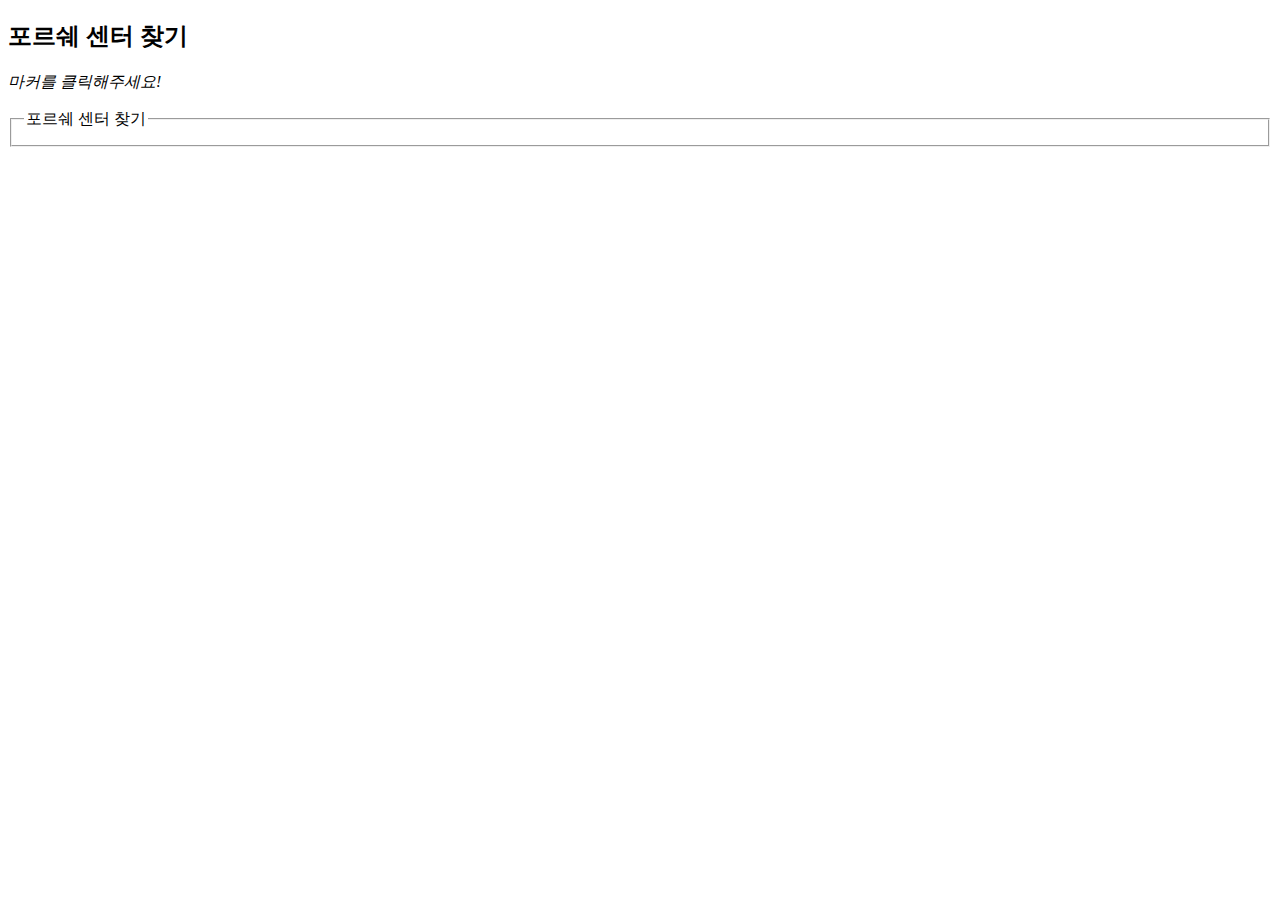
<file: php/sub/dealersarch.html>
<!DOCTYPE html>
<html lang="ko">
<head>
    <meta charset="UTF-8">
    <meta http-equiv="X-UA-Compatible" content="IE=edge">
    <meta name="viewport" content="width=device-width, initial-scale=1.0">
    <title>dealer sarch</title>
</head>
<body>
	<h2>포르쉐 센터 찾기</h2>
	<p><em>마커를 클릭해주세요!</em></p> 
	<form>
		<fieldset>
			<legend>포르쉐 센터 찾기</legend>
		</fieldset>
	</form>
	<div id="map" style="width:100vw; height:450px;"></div>
	<script type="text/javascript" src="//dapi.kakao.com/v2/maps/sdk.js?appkey=e289aff68a15e9748a8cd961fadb6a8a"></script>
	<script type="text/javascript" src="//dapi.kakao.com/v2/maps/sdk.js?appkey=APIKEY&libraries=LIBRARY"></script>
	<script type="text/javascript" src="//dapi.kakao.com/v2/maps/sdk.js?appkey=APIKEY&libraries=services"></script>
	<script type="text/javascript" src="//dapi.kakao.com/v2/maps/sdk.js?appkey=APIKEY&libraries=services,clusterer,drawing"></script>
	
    <script>
     var container = document.getElementById('map'); //지도를 담을 영역의 DOM 레퍼런스
        var options = { //지도를 생성할 때 필요한 기본 옵션
            center: new kakao.maps.LatLng(33.450701, 126.570667), //지도의 중심좌표.
            level: 3 //지도의 레벨(확대, 축소 정도)
        };

        // 지도를 생성합니다
        var map = new kakao.maps.Map(container, options); //지도 생성 및 객체 리턴

        // 주소-좌표 변환 객체를 생성합니다
        var geocoder = new kakao.maps.services.Geocoder();

        // 주소로 좌표를 검색합니다
        geocoder.addressSearch('경기도 광주시 매봉재길9-10', function (result, status) {

            // 정상적으로 검색이 완료됐으면 
            if (status === kakao.maps.services.Status.OK) {

                var coords = new kakao.maps.LatLng(result[0].y, result[0].x);

                // 결과값으로 받은 위치를 마커로 표시합니다
                var marker = new kakao.maps.Marker({
                    map: map,
                    position: coords
                });

                // 인포윈도우로 장소에 대한 설명을 표시합니다
                var infowindow = new kakao.maps.InfoWindow({
                    content: '<div style="width:150px;text-align:center;padding:6px 0;"><div style="font-weight: bold;"><%=store_name%></div><div>1등당첨횟수 : <%=win_cnt%></div></div>'
                });
                infowindow.open(map, marker);

                // 지도의 중심을 결과값으로 받은 위치로 이동시킵니다
                map.setCenter(coords);
            }
        });    

        </script>
</body>
</html>
</file>
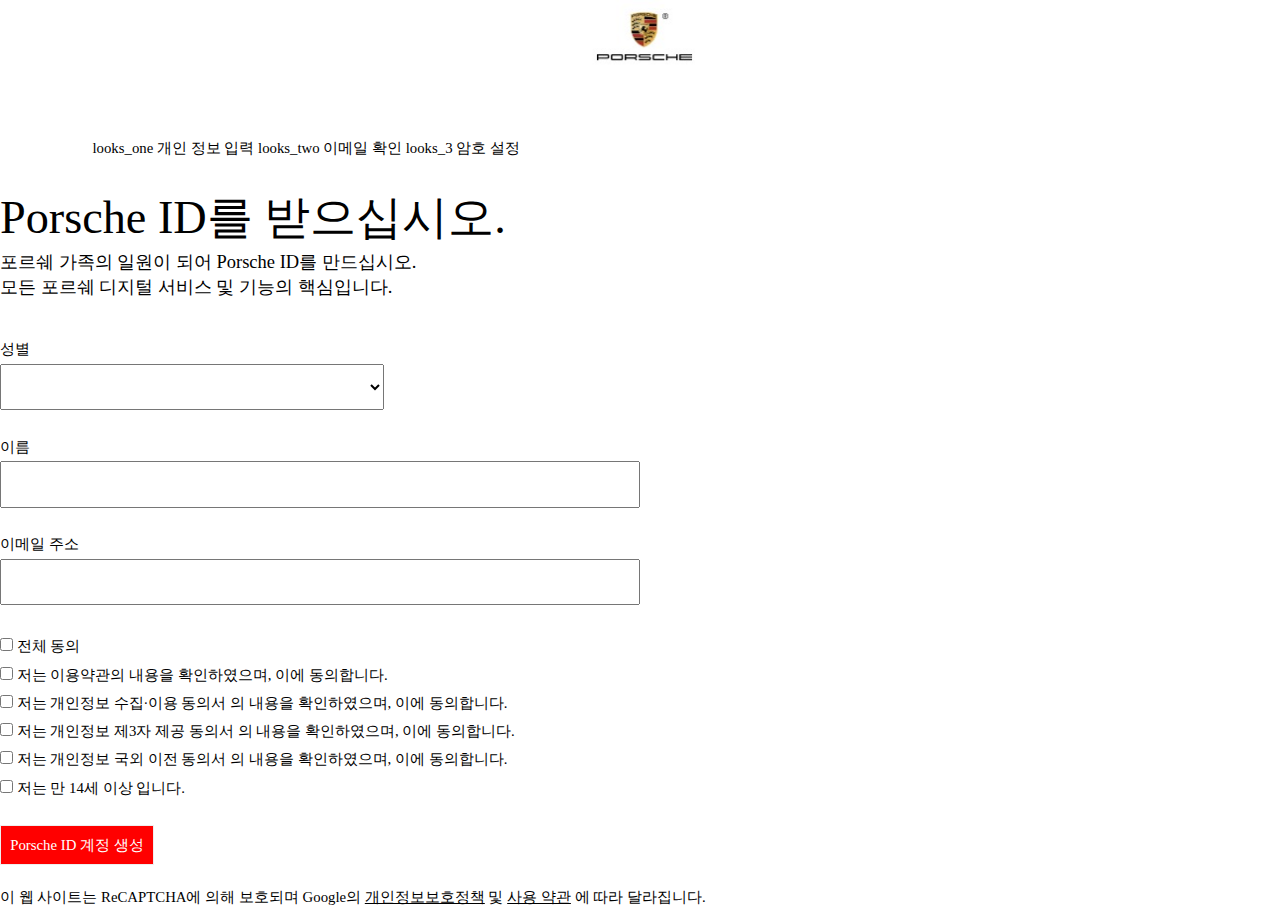
<file: php/sub/join/join.html>
<!DOCTYPE html>
<html lang="ko">
<head>
    <meta charset="UTF-8">
    <meta http-equiv="X-UA-Compatible" content="IE=edge">
    <meta name="viewport" content="width=device-width, initial-scale=1.0">
    <title>join</title>
    <link rel="stylesheet" type="text/css" href="../../../css/common/reset.css">
    <link rel="stylesheet" type="text/css" href="../../../css/common/footer.css">
    <link rel="stylesheet" type="text/css" href="../../../css/sub/join/join.css">
    <link rel="stylesheet" type="text/css" href="../../../css/responsive/join.css">
    <script src="https://kit.fontawesome.com/0c1997d233.js" crossorigin="anonymous"></script>
    <link rel="stylesheet" href="https://fonts.googleapis.com/css2?family=Material+Symbols+Outlined:opsz,wght,FILL,GRAD@20..48,100..700,0..1,-50..200" />
    <script src="../../../js/plugin/jquery-3.6.1.min.js"></script>
    <script src="../../../js/join/join.js"></script>
</head>
<body>
    <header id="header" class="header">
        <h1 class ="logo"><a href="#">Porsche</a></h1>
    </header>
    <main id="main" class="main">
        <div class="step_wrap">
            <span class="material-symbols-outlined">looks_one</span>
            <span>개인 정보 입력</span>
            <span class="material-symbols-outlined">looks_two</span>
            <span>이메일 확인</span>
            <span class="material-symbols-outlined">looks_3</span>
            <span>암호 설정</span>
        </div>
        <div class="top_txt">
            <h2>Porsche ID를 받으십시오.</h2>
            <p>포르쉐 가족의 일원이 되어 Porsche ID를 만드십시오.</p>
            <p>모든 포르쉐 디지털 서비스 및 기능의 핵심입니다.</p>
        </div>
        <form name="" action="join_2step.html" method="post" class="join_form" onsubmit="return joinForm()">
        <fieldset>
            <legend class="hide">회원정보</legend>
            <div class="form_group txt">
                <label for="gender">성별</label>
                <select name="gender" id="gender" class="gender">
                    <option value=""></option>
                    <option value="m">남성</option>
                    <option value="y">여성</option>
                </select>
                <p id="err_gender" class="err_txt"></p>
            </div>
            <div class="form_group txt">
                <label for="u_name">이름</label>
                <input type="text" id="u_name" class="u_name">
                <p id="err_name" class="err_txt"></p>
            </div>
            <div class="form_group txt">
                <label for="email">이메일 주소</label>
                <input type="email" id="email" class="email">
                <p id="err_email" class="err_txt"></p>
            </div>

            <div class="chk_wrap">
                <div>
                    <input type="checkbox" id="chk_all" onclick="chkAll(this)">
                    <label for="chk_1">전체 동의</label>
                </div>
                <div>
                    <input type="checkbox" id="chk_1" name="apply">
                    <label for="chk_1">저는 이용약관의 내용을 확인하였으며, 이에 동의합니다.</label>
                </div>
                <div>
                    <input type="checkbox" id="chk_2" name="apply">
                    <label for="chk_2">저는 개인정보 수집∙이용 동의서 의 내용을 확인하였으며, 이에 동의합니다.</label>
                </div>
                <div>
                    <input type="checkbox" id="chk_3" name="apply">
                    <label for="chk_3">저는 개인정보 제3자 제공 동의서 의 내용을 확인하였으며, 이에 동의합니다.</label>
                </div>
                <div>
                    <input type="checkbox" id="chk_4" name="apply">
                    <label for="chk_4">저는 개인정보 국외 이전 동의서 의 내용을 확인하였으며, 이에 동의합니다.</label>
                </div>
                <div>
                    <input type="checkbox" id="chk_5" name="apply">
                    <label for="chk_5">저는 만 14세 이상 입니다.</label>
                </div>
                <p id="err_apply" class="err_txt"></p>
            </div>
            <button type="submit" class="submit_btn"><i class="fa-solid fa-angle-right"></i> Porsche ID 계정 생성</button>
        </fieldset>
        </form>
        <p>이 웹 사이트는 ReCAPTCHA에 의해 보호되며 Google의 <a href="#">개인정보보호정책</a> 및 <a href="#">사용 약관</a> 에 따라 달라집니다.</p>
    </main>
</body>
</html>
</file>
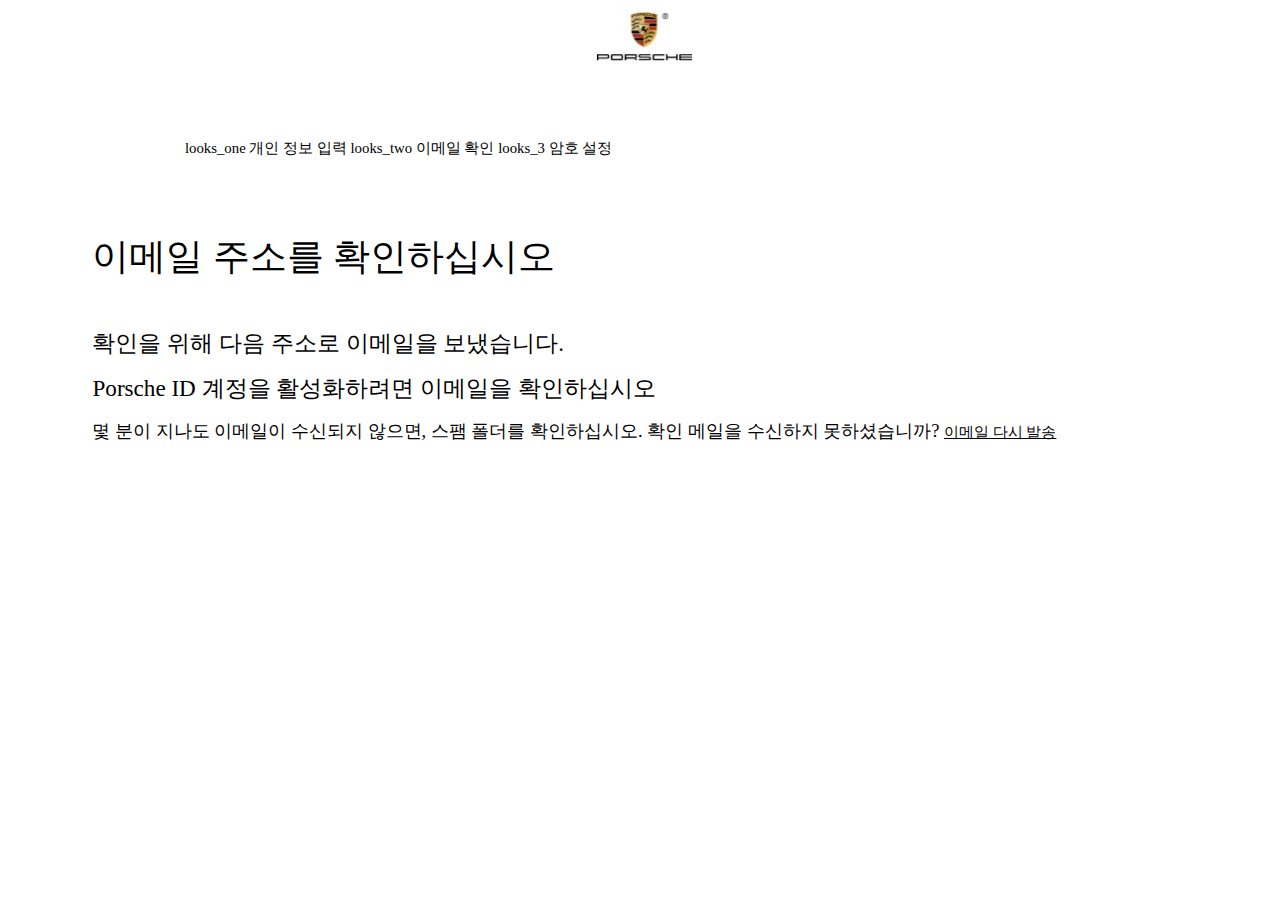
<file: php/sub/join/join_2step.html>
<!DOCTYPE html>
<html lang="ko">
<head>
    <meta charset="UTF-8">
    <meta http-equiv="X-UA-Compatible" content="IE=edge">
    <meta name="viewport" content="width=device-width, initial-scale=1.0">
    <title>join</title>
    <link rel="stylesheet" type="text/css" href="../../../css/common/reset.css">
    <link rel="stylesheet" type="text/css" href="../../../css/common/footer.css">
    <link rel="stylesheet" type="text/css" href="../../../css/sub/join/join_2step.css">
    <link rel="stylesheet" type="text/css" href="../../../css/responsive/join.css">
    <link rel="stylesheet" href="https://fonts.googleapis.com/css2?family=Material+Symbols+Outlined:opsz,wght,FILL,GRAD@20..48,100..700,0..1,-50..200" />
    <script src="../../../js/plugin/jquery-3.6.1.min.js"></script>
</head>
<body>
    <header id="header" class="header">
        <h1 class ="logo"><a href="#">Porsche</a></h1>
    </header>
    <main id="main" class="main">
        <div class="step_wrap">
            <span class="material-symbols-outlined">looks_one</span>
            <span>개인 정보 입력</span>
            <span class="material-symbols-outlined">looks_two</span>
            <span>이메일 확인</span>
            <span class="material-symbols-outlined">looks_3</span>
            <span>암호 설정</span>
        </div>
        <div class="top_txt">
            <h2>이메일 주소를 확인하십시오</h2>
            <p class="txt">확인을 위해 다음 주소로 이메일을 보냈습니다.</p>
            <p class="txt">Porsche ID 계정을 활성화하려면 이메일을 확인하십시오</p>
            <p class="try_txt"> 몇 분이 지나도 이메일이 수신되지 않으면, 스팸 폴더를 확인하십시오. 확인 메일을 수신하지 못하셨습니까? <a href="#" class="try">이메일 다시 발송</a></p>
        </div>
    </main>
</body>
</html>
</file>
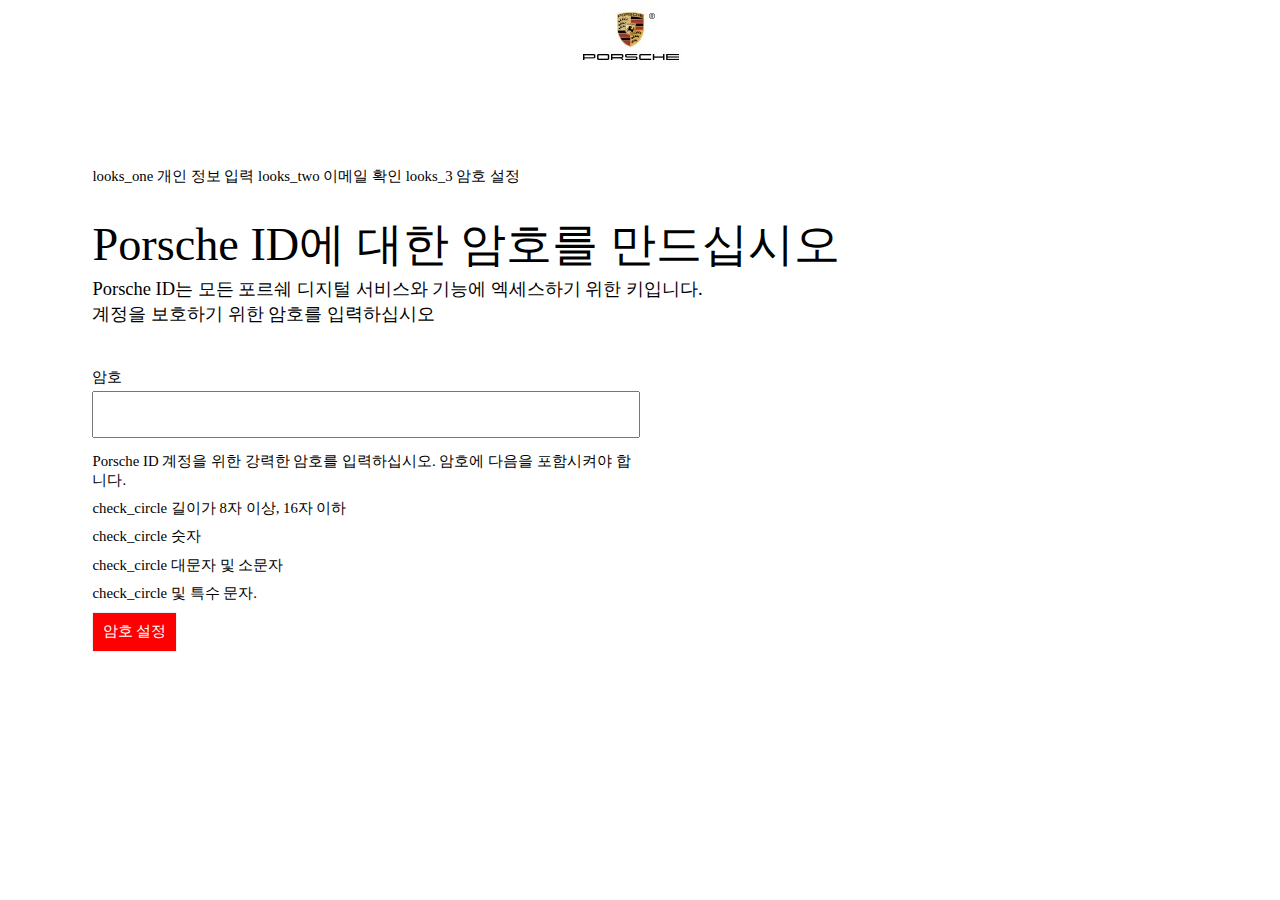
<file: php/sub/join/join_3step.html>
<!DOCTYPE html>
<html lang="ko">
<head>
    <meta charset="UTF-8">
    <meta http-equiv="X-UA-Compatible" content="IE=edge">
    <meta name="viewport" content="width=device-width, initial-scale=1.0">
    <title>join</title>
    <link rel="stylesheet" type="text/css" href="../../../css/common/reset.css">
    <link rel="stylesheet" type="text/css" href="../../../css/common/footer.css">
    <link rel="stylesheet" type="text/css" href="../../../css/sub/join/join_3step.css">
    <link rel="stylesheet" type="text/css" href="../../../css/responsive/join.css">
    <script src="https://kit.fontawesome.com/0c1997d233.js" crossorigin="anonymous"></script>
    <link rel="stylesheet" href="https://fonts.googleapis.com/css2?family=Material+Symbols+Outlined:opsz,wght,FILL,GRAD@20..48,100..700,0..1,-50..200" />
    <script src="../../../js/plugin/jquery-3.6.1.min.js"></script>
    <script src="../../../js/join/join.js"></script>
</head>
<body>
    <header id="header" class="header">
        <h1 class ="logo"><a href="#">Porsche</a></h1>
    </header>
    <main id="main" class="main">
        <div class="step_wrap">
            <span class="material-symbols-outlined">looks_one</span>
            <span>개인 정보 입력</span>
            <span class="material-symbols-outlined">looks_two</span>
            <span>이메일 확인</span>
            <span class="material-symbols-outlined">looks_3</span>
            <span>암호 설정</span>
        </div>
        <div class="top_txt">
            <h2>Porsche ID에 대한 암호를 만드십시오</h2>
            <p>Porsche ID는 모든 포르쉐 디지털 서비스와 기능에 엑세스하기 위한 키입니다.</p>
            <p>계정을 보호하기 위한 암호를 입력하십시오</p>
        </div>
        <form name="" action="" method="post" class="join_form" onsubmit="return join_pwd_form()">
        <fieldset>
            <legend class="hide">암호 설정</legend>
            <div class="form_group txt">
                <label for="pwd">암호</label>
                <input type="password" id="pwd" class="pwd" name="pwd" onkeyup="safetyPasswordPattern(this)">
                <p id="err_pwd" class="err_txt"></p>
            </div>
            <p>Porsche ID 계정을 위한 강력한 암호를 입력하십시오. 암호에 다음을 포함시켜야 합니다.</p>
            <ul class="pwd_chk">
                <li class="chk_list">
                    <span class="material-symbols-outlined">
                    check_circle
                    </span>
                    <span class="list1" name="list1">길이가 8자 이상, 16자 이하</span>
                </li>
                <li><span class="material-symbols-outlined">
                    check_circle
                    </span>
                    <span>숫자</span>
                </li>
                <li><span class="material-symbols-outlined">
                    check_circle
                    </span>
                    <span>대문자 및 소문자</span>
                </li>
                <li><span class="material-symbols-outlined">
                    check_circle
                    </span>
                    <span>및 특수 문자.</span>
                </li>
            </ul>
            <button type="submit" class="submit_btn"><i class="fa-solid fa-angle-right"></i> 암호 설정</button>
        </fieldset>
        </form>
    </main>
</body>
</html>
</file>
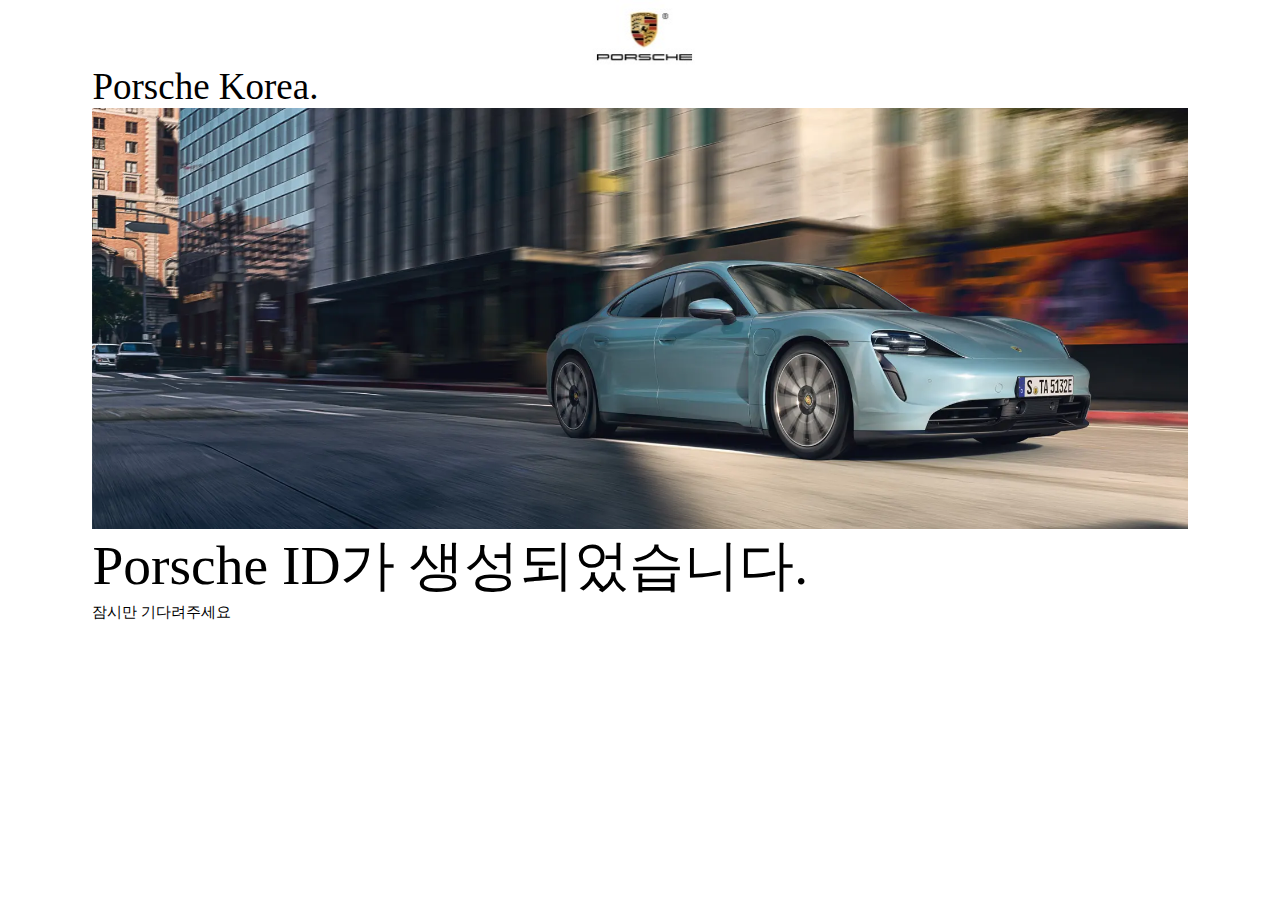
<file: php/sub/join/join_finish.html>
<!DOCTYPE html>
<html lang="ko">
<head>
    <meta charset="UTF-8">
    <meta http-equiv="X-UA-Compatible" content="IE=edge">
    <meta name="viewport" content="width=device-width, initial-scale=1.0">
    <title>Document</title>
    <link rel="stylesheet" type="text/css" href="../../../css/common/reset.css">
    <link rel="stylesheet" type="text/css" href="../../../css/common/footer.css">
    <link rel="stylesheet" type="text/css" href="../../../css/sub/join/join.finish.css">
    <link rel="stylesheet" type="text/css" href="../../../css/responsive/join.css">
    <script src="https://kit.fontawesome.com/0c1997d233.js" crossorigin="anonymous"></script>
    <link rel="stylesheet" href="https://fonts.googleapis.com/css2?family=Material+Symbols+Outlined:opsz,wght,FILL,GRAD@20..48,100..700,0..1,-50..200" />
    <script src="../../../js/plugin/jquery-3.6.1.min.js"></script>
</head>
<body>
    <header id="header" class="header">
        <h1 class ="logo"><a href="../../index.html">Porsche</a></h1>
    </header>
    <main id="main" class="main">
        <div>
            <h1 class="top_txt">Porsche Korea.</h1>
            <img src="../../../img/join/join_finish.jpg" alt="아이디 생성 완료">
            <h2>Porsche ID가 생성되었습니다.</h2>
            <span>잠시만 기다려주세요</span>
        </div>
    </main>
</body>
</html>
</file>
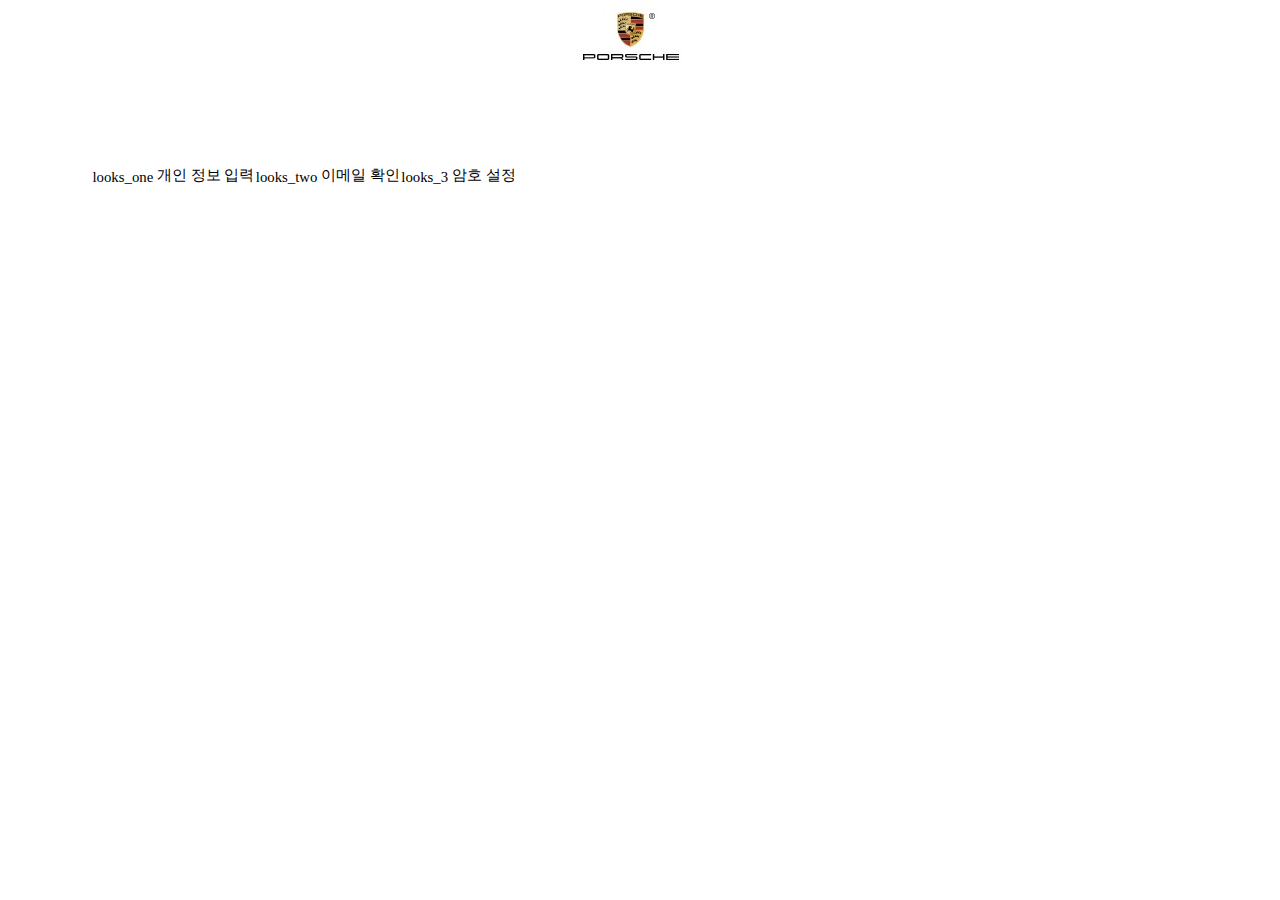
<file: php/sub/join/router.html>
<!DOCTYPE html>
<html lang="ko">
<head>
  <meta charset="UTF-8">
  <title>라우터</title>
  <script src="https://cdn.jsdelivr.net/npm/vue@2"></script>
  <!-- 라우터를 사용하기 위해 CDN 연결 -->
  <script src="https://unpkg.com/vue-router@3/dist/vue-router.js"></script>
  <link rel="stylesheet" type="text/css" href="../../../css/common/reset.css">
  <link rel="stylesheet" type="text/css" href="../../../css/common/footer.css">

  <link rel="stylesheet" type="text/css" href="../../../css/sub/join/join.css">
  <link rel="stylesheet" type="text/css" href="../../../css/sub/join/join_2step.css">
  <link rel="stylesheet" type="text/css" href="../../../css/sub/join/join_3step.css">
  <link rel="stylesheet" type="text/css" href="../../../css/responsive/join.css">
  
  <script src="https://kit.fontawesome.com/0c1997d233.js" crossorigin="anonymous"></script>
  <link rel="stylesheet" href="https://fonts.googleapis.com/css2?family=Material+Symbols+Outlined:opsz,wght,FILL,GRAD@20..48,100..700,0..1,-50..200" />
  <script src="../../../js/plugin/jquery-3.6.1.min.js"></script>
  <script src="../../../js/join/join.js"></script>
</head>
<body>
  <header id="header" class="header">
    <h1 class ="logo"><a href="../../index.html">Porsche</a></h1>
</header>
  <div id="app">
    <!-- 현재 라우터 위치의 컴포넌트 렌더링 -->
    <p class="step_wrap">
      <!-- to 속성에 이동할 링크를 지정 -->
      <router-link to="/join"><span class="material-symbols-outlined">looks_one</span> 개인 정보 입력</router-link>
      <router-link to="/join_2"><span class="material-symbols-outlined">looks_two</span> 이메일 확인</router-link>
      <router-link to="/join_3"><span class="material-symbols-outlined">looks_3</span> 암호 설정</router-link>
    </p>
    <router-view></router-view>
  </div>

  <script>
    // 라우터에 컴포넌트를 정의
    const join = {
      template: 
      `
      <main class="main">
      <div class="top_txt">
            <h2>Porsche ID를 받으십시오.</h2>
            <p>포르쉐 가족의 일원이 되어 Porsche ID를 만드십시오.</p>
            <p>모든 포르쉐 디지털 서비스 및 기능의 핵심입니다.</p>
        </div>
        <form name="" action="join_2step.html" method="post" class="join_form" onsubmit="return joinForm()">
        <fieldset>
            <legend class="hide">회원정보</legend>
            <div class="form_group txt">
                <label for="gender">성별</label>
                <select name="gender" id="gender" class="gender">
                    <option value=""></option>
                    <option value="m">남성</option>
                    <option value="y">여성</option>
                </select>
                <p id="err_gender" class="err_txt"></p>
            </div>
            <div class="form_group txt">
                <label for="u_name">이름</label>
                <input type="text" id="u_name" class="u_name">
                <p id="err_name" class="err_txt"></p>
            </div>
            <div class="form_group txt">
                <label for="email">이메일 주소</label>
                <input type="email" id="email" class="email">
                <p id="err_email" class="err_txt"></p>
            </div>

            <div class="chk_wrap">
                <div>
                    <input type="checkbox" id="chk_all" onclick="chkAll(this)">
                    <label for="chk_1">전체 동의</label>
                </div>
                <div>
                    <input type="checkbox" id="chk_1" name="apply">
                    <label for="chk_1">저는 이용약관의 내용을 확인하였으며, 이에 동의합니다.</label>
                </div>
                <div>
                    <input type="checkbox" id="chk_2" name="apply">
                    <label for="chk_2">저는 개인정보 수집∙이용 동의서 의 내용을 확인하였으며, 이에 동의합니다.</label>
                </div>
                <div>
                    <input type="checkbox" id="chk_3" name="apply">
                    <label for="chk_3">저는 개인정보 제3자 제공 동의서 의 내용을 확인하였으며, 이에 동의합니다.</label>
                </div>
                <div>
                    <input type="checkbox" id="chk_4" name="apply">
                    <label for="chk_4">저는 개인정보 국외 이전 동의서 의 내용을 확인하였으며, 이에 동의합니다.</label>
                </div>
                <div>
                    <input type="checkbox" id="chk_5" name="apply">
                    <label for="chk_5">저는 만 14세 이상 입니다.</label>
                </div>
                <p id="err_apply" class="err_txt"></p>
            </div>
            <button type="submit" class="submit_btn"><i class="fa-solid fa-angle-right"></i> Porsche ID 계정 생성</button>
        </fieldset>
        </form>
        <p>이 웹 사이트는 ReCAPTCHA에 의해 보호되며 Google의 <a href="#">개인정보보호정책</a> 및 <a href="#">사용 약관</a> 에 따라 달라집니다.</p>
        </main>
        `
    }
    const join_2 = {
      template: `
      <main class="main">
        <div class="top_txt">
            <h2>이메일 주소를 확인하십시오</h2>
            <p class="txt">확인을 위해 다음 주소로 이메일을 보냈습니다.</p>
            <p class="txt">Porsche ID 계정을 활성화하려면 이메일을 확인하십시오</p>
            <p class="try_txt"> 몇 분이 지나도 이메일이 수신되지 않으면, 스팸 폴더를 확인하십시오. 확인 메일을 수신하지 못하셨습니까? <a href="#" class="try">이메일 다시 발송</a></p>
        </div>
        </main>
        `
    }
    const join_3 = {
      template: `
      <main class="main">
        <div class="top_txt">
            <h2>Porsche ID에 대한 암호를 만드십시오</h2>
            <p>Porsche ID는 모든 포르쉐 디지털 서비스와 기능에 엑세스하기 위한 키입니다.</p>
            <p>계정을 보호하기 위한 암호를 입력하십시오</p>
        </div>
        <form name="" action="" method="post" class="join_form" onsubmit="return join_pwd_form()">
        <fieldset>
            <legend class="hide">암호 설정</legend>
            <div class="form_group txt">
                <label for="pwd">암호</label>
                <input type="password" id="pwd" class="pwd" name="pwd" onkeyup="safetyPasswordPattern(this)">
                <p id="err_pwd" class="err_txt"></p>
            </div>
            <p>Porsche ID 계정을 위한 강력한 암호를 입력하십시오. 암호에 다음을 포함시켜야 합니다.</p>
            <ul class="pwd_chk">
                <li class="chk_list">
                    <span class="material-symbols-outlined">
                    check_circle
                    </span>
                    <span class="list1" name="list1">길이가 8자 이상, 16자 이하</span>
                </li>
                <li><span class="material-symbols-outlined">
                    check_circle
                    </span>
                    <span>숫자</span>
                </li>
                <li><span class="material-symbols-outlined">
                    check_circle
                    </span>
                    <span>대문자 및 소문자</span>
                </li>
                <li><span class="material-symbols-outlined">
                    check_circle
                    </span>
                    <span>및 특수 문자.</span>
                </li>
            </ul>
            <button type="submit" class="submit_btn"><i class="fa-solid fa-angle-right"></i> 암호 설정</button>
        </fieldset>
        </form>
    </main>`
    }

    // 이동할 주소명과 사용할 컴포넌트를 등록하여 라우터를 정의
    const rtRoutes = [{
        path: '/',
        component: join
      },
      {
        path: '/join_2',
        component: join_2
      },
      {
        path: '/join_3',
        component: join_3
      },
      {
        path: '/finish',
        component: join_3
      }
    ]

    // 라우터 인스턴스를 생성하고 'routes' 옵션을 전달
    // 'router' 객체변수는 라우터 인스턴스이면서 Vue 생성 시 옵션으로 사용되므로 변수이름은 반드시 'router'사용
    const router = new VueRouter({
      routes : rtRoutes
    })

    // 뷰 루트 인스턴스를 만들고 router 옵션 추가
    var app = new Vue({
      el: '#app',
      router
    })
  </script>
</body>
</html>
</file>
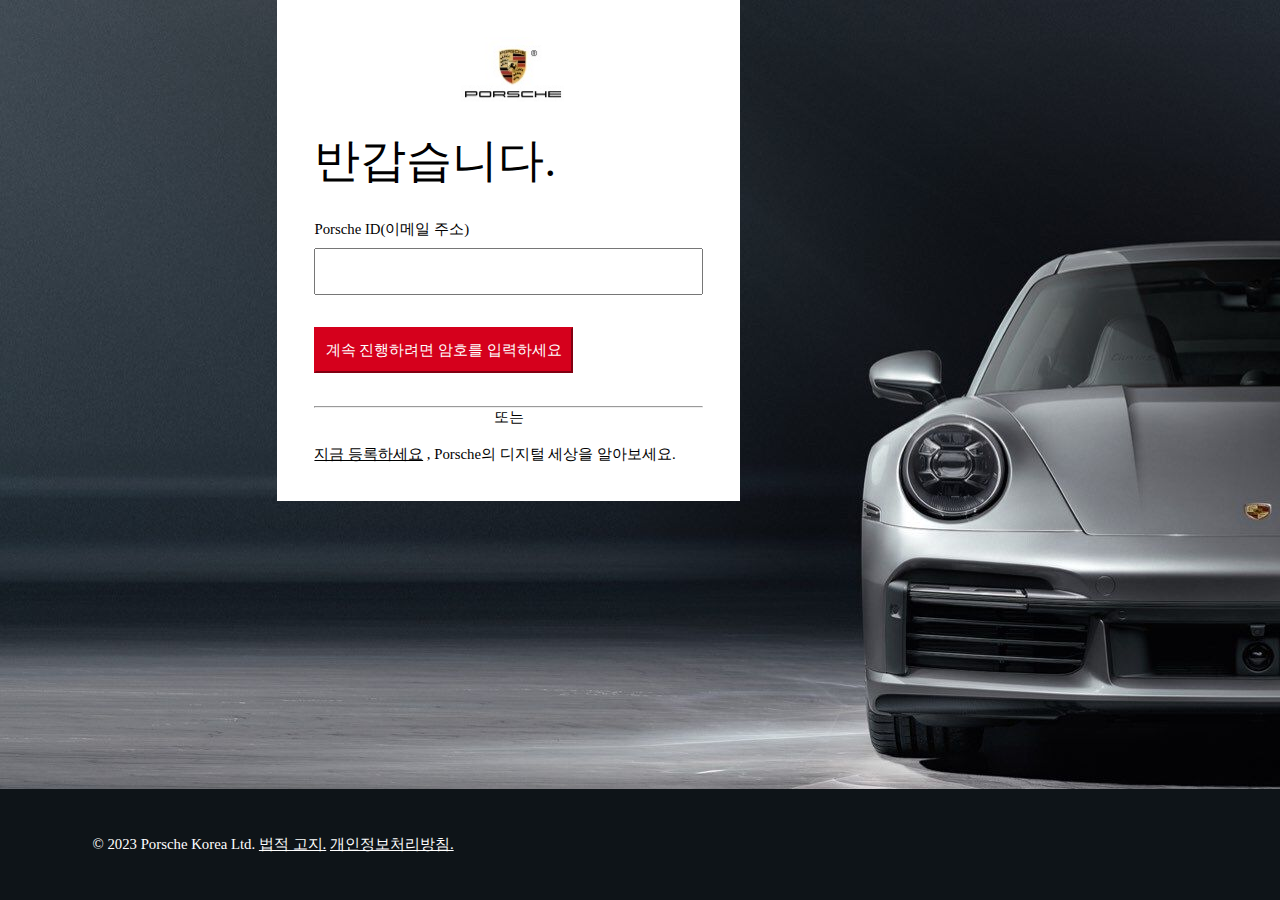
<file: php/sub/login/login_id.html>
<!DOCTYPE html>
<html lang="ko">
<head>
    <meta charset="UTF-8">
    <meta http-equiv="X-UA-Compatible" content="IE=edge">
    <meta name="viewport" content="width=device-width, initial-scale=1.0">
    <title>login</title>
    <link rel="stylesheet" type="text/css" href="../../../css/common/reset.css">
    <link rel="stylesheet" type="text/css" href="../../../css/common/footer.css">
    <link rel="stylesheet" type="text/css" href="../../../css/sub/login/login_id.css">
    <link rel="stylesheet" type="text/css" href="../../../css/responsive/login.css">
    <link rel="stylesheet" type="text/css" href="../../../css/responsive/footer.css">
    <script src="https://kit.fontawesome.com/0c1997d233.js" crossorigin="anonymous"></script>
    <script src="../../../js/plugin/jquery-3.6.1.min.js"></script>
    <script src="../../../js/login/login_id.js"></script>
</head>
<body>
    
<main id="main" class="main">
    <section class="login_box">
        <h1 class ="logo"><a href="../../index.html">Porsche</a></h1>
        <h2>반갑습니다.</h2>
        
        <form name="id_form" action="login_pwd.html" method="get" onsubmit="return idChk()">
            <fieldset>
                <legend class="hide">Porsche ID</legend>
                <label for="u_id" class="id_txt">Porsche ID(이메일 주소)</label>
                <input type="email" class="u_id" id="email" name="email">
            </fieldset>
            <p id="err_id" class="err_txt"></p>
            <button type="submit" class="id_btn"><i class="fa-solid fa-angle-right"></i> 계속 진행하려면 암호를 입력하세요</button>
        </form>
        
        
        <hr class="line">
        <p class="or_txt">또는</p>
        
        <p class="join_txt">
            <a href="../join/router.html">지금 등록하세요</a>  
            , Porsche의 디지털 세상을 알아보세요.                  
        </p>
    </section>
</main>
<footer id="footer" class="footer_sub">
    <span>© 2023 Porsche Korea Ltd. <a href="#">법적 고지.</a> <a href="#">개인정보처리방침.</a></span>
</footer>

</body>
</html>
</file>
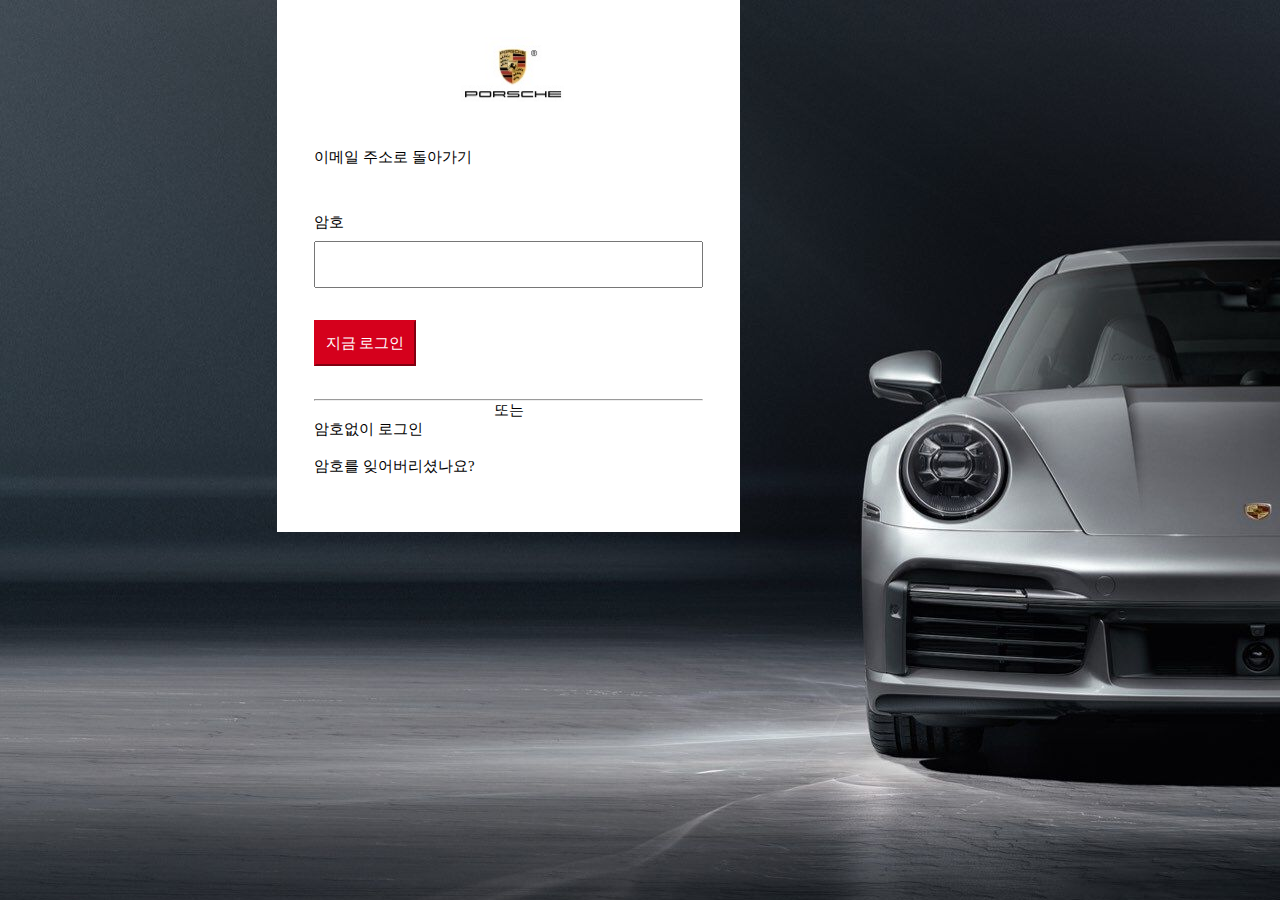
<file: php/sub/login/login_pwd.html>
<!DOCTYPE html>
<html lang="ko">
<head>
    <meta charset="UTF-8">
    <meta http-equiv="X-UA-Compatible" content="IE=edge">
    <meta name="viewport" content="width=device-width, initial-scale=1.0">
    <title>login</title>
    <link rel="stylesheet" type="text/css" href="../../../css/common/reset.css">
    <link rel="stylesheet" type="text/css" href="../../../css/common/footer.css">
    <link rel="stylesheet" type="text/css" href="../../../css/sub/login/login_pwd.css">
    <link rel="stylesheet" type="text/css" href="../../../css/responsive/login.css">
    <script src="https://kit.fontawesome.com/0c1997d233.js" crossorigin="anonymous"></script>
    <script src="../../../js/plugin/jquery-3.6.1.min.js"></script>
    <script src="../../../js/login/login_pwd.js"></script>
</head>
<body>
    
<main id="main" class="main">
    <section class="pwd_box">
        <h1 class ="logo"><a href="../../index.html">Porsche</a></h1>
        <a href="login_id.html" class="back_link"><i class="fa-solid fa-angle-right"></i> 이메일 주소로 돌아가기</a>
        
        <form name="pwd_form" action="#" method="get">
            <fieldset>
                <legend class="hide">Porsche PWD</legend>
                <label for="pwd" class="pwd_txt">암호</label>
                <input type="hidden" name="email" value="" >
                <input type="password" class="pwd" id="pwd" name="pwd">                
                <button type="submit" class="login_btn" onclick="ch_bg()"><i class="fa-solid fa-angle-right"></i> 지금 로그인</button>
            </fieldset>
        </form>
        
        
        <hr class="line">
        <p class="or_txt">또는</p>
        
        <a href="#" class="pwd_none"><i class="fa-solid fa-angle-right"></i> 암호없이 로그인</a>
        <a href="#" class="forget_pwd"><i class="fa-solid fa-angle-right"></i> 암호를 잊어버리셨나요?</a>
    </section>
</main>

</body>
</html>
</file>
<file: css/common/footer.css>
/* footer */

.footer_link hr{
    margin: 7rem 0 3rem 0;
}

.footer_link a{
    display: block;
}

.footer_link .link_wrap{
    display: grid;
    grid-template-columns: 1fr 1fr 1fr 1fr;
    line-height: 3;
}

.footer_link .link_wrap a:hover{
    color: red;
    transition: all ease 0.8s 0s;
}

.footer_link .link_wrap h3{
    font-size: 2rem;
    font-weight: 500;
}

.footer_link .sns_wrap{ 
    display: flex;
    justify-content: space-between;
}

.footer_link .sns_wrap i{ 
    color: #fff;
    font-size: 3rem;
    background-color: #555;
    padding: 1rem 1rem;
}

.footer_link .sns_wrap i:hover{ 
    color: #fff;
    font-size: 3rem;
    background-color: black;
    padding: 1rem 1rem;
    transition: all ease 0.8s 0s;
}

.footer_link .sns_wrap span{ 
    display: block;
    text-indent: -99999px;
}

.footer_bottom{
    background-color: #191f22;
    color: #fff;
}

.language{
    font-size: 3rem;
    font-weight: bold;
    padding: 5rem 0 2rem 0;
}

.footer_bottom select{
    padding: 1rem 1rem;
    background-color: #555;
    color: #fff;
}

.footer_bottom .main{
    margin-right: 1rem;
}

.footer_bottom .cw, .footer_bottom div{
    padding:  2rem 0 0 0;
}

.footer_bottom .cs{
    padding:  2rem 0 0 0;
}

.footer_bottom .guidelines{
    padding-bottom: 10rem;
    line-height: 1.5;
}

/* footer_sub*/
.footer_sub{
    position: absolute;
    bottom: 0;
    background-color: #0e1418;
    padding: 5rem 0;
    width: 100%;
}

.footer_sub span{
    padding-left: 10rem;
    color: #fff;
}

.footer_sub a:hover{
    color: #d5001c;;
}
</file>
<file: css/sub/join/join.css>
/* css reseat */
.main .step_wrap{
    padding: 0 10rem;
}

a{
    text-decoration: underline;
}

/* icon */ 
.material-symbols-outlined {
    font-variation-settings:
    'FILL' 0,
    'wght' 400,
    'GRAD' 0,
    'opsz' 48
  }


/* header */

.logo{
    width: 12rem;
    height: 7rem;
    text-indent: -999px;
    margin:auto
}

.logo a{
    display: block;
    width: 12rem;
    height: 7rem;
    background: url(../../../img/join/logo.jpg) no-repeat;
} 

.number{
    width: 40rem;
    height: 40rem;
    border-radius: 50%;
    background-color: red;
    text-align: center;
}

.top_txt{
    padding: 3rem 0;
}

.top_txt h2{
    font-size: 5rem;
}

.top_txt p{
    font-size: 2rem;
}

/* step */

.step_wrap{
    margin-top: 8rem;
}

.step_wrap span{
    display: inline-block;
    vertical-align: middle;
}

/* form */

.join_form{
    width: 50%;
}

.err_txt{
    color:rgb(224, 0, 0);
}

.txt{
    padding: 1.5rem 0;
}

.txt label{
    display: block;
    padding-bottom: 0.5rem;
}


.form_group .gender, .u_name, .email{
    width: 100%;
    height: 5rem;
}

.form_group .gender{
    width: 60%;
    height: 5rem;
}

.chk_wrap{
    padding: 2rem 0;
}

.chk_wrap div{
    padding-bottom: 1rem;
}

.submit_btn{
    background-color: red;
    padding: 1rem;
    border: 1px solid #eee;
    color: #fff;
    margin-bottom: 2.5rem;
}
</file>
<file: css/responsive/join.css>
/* 태블릿 */
@media screen and (min-width:769px)and (max-width:1024px){
    .main, .header, .step_wrap{
        padding: 0 5rem;
    }
    
    .join_form{
        width: 100%;
    }
}    

/* 모바일 */
@media screen and (min-width:360px)and (max-width:768px){
    .main, .header, .step_wrap{
        padding: 0 3rem;
    }
    
    .join_form{
        width: 100%;
    }

    .form_group .gender{
        width: 100%;
    }
}    


/* join 2step */ 

/* 태블릿 */
@media screen and (min-width:769px)and (max-width:1024px){
    .top_txt h2 {
        font-size: 4rem;
        margin: 5rem 0;
    }
    
    .top_txt .txt {
        font-size: 3rem;
        margin-bottom: 1.5rem;
    }
}    

/* 모바일 */
@media screen and (min-width:360px)and (max-width:768px){
    .top_txt h2 {
        font-size: 2rem;
        margin: 3rem 0;
    }
    
    .top_txt .txt, .top_txt .try_txt {
        font-size: 1.5rem;
    }
}    

/* join finish */


/* 모바일 */
@media screen and (min-width:360px)and (max-width:768px){
    h1{
        font-size: 2rem;
    }

    h2{
        font-size: 3rem;
    }
}
</file>
<file: css/sub/join/join_2step.css>
/* css reseat */
.main, .header, .step_wrap{
    padding: 0 10rem;
}

a{
    text-decoration: underline;
}


/* header */

.logo{
    width: 12rem;
    height: 7rem;
    text-indent: -999px;
    margin:auto
}

.logo a{
    display: block;
    width: 12rem;
    height: 7rem;
    background: url(../../../img/join/logo.jpg) no-repeat;
} 

.number{
    width: 40rem;
    height: 40rem;
    border-radius: 50%;
    background-color: red;
    text-align: center;
}

.top_txt{
    padding: 3rem 0;
}

.top_txt h2{
    font-size: 5rem;
}

.top_txt p{
    font-size: 2rem;
}

/* step */

.step_wrap{
    margin-top: 8rem;
}

.step_wrap span{
    display: inline-block;
    vertical-align: middle;
}

/* main */

.top_txt h2 {
    font-size: 4rem;
    margin: 5rem 0;
}

.top_txt .txt {
    font-size: 2.5rem;
    margin-bottom: 1.5rem;
}
</file>
<file: css/sub/join/join_3step.css>
/* css reseat */
.main, .header .step_wrap{
    padding: 0 10rem;
}

a{
    text-decoration: underline;
}

/* icon */ 
.material-symbols-outlined {
    font-variation-settings:
    'FILL' 0,
    'wght' 400,
    'GRAD' 0,
    'opsz' 48
  }


/* header */

.logo{
    width: 15rem;
    height: 10rem;
    text-indent: -999px;
    margin:auto;
}

.logo a{
    display: block;
    width: 15rem;
    height: 10rem;
    background: url(../../../img/join/logo.jpg) no-repeat;
} 

.number{
    width: 40rem;
    height: 40rem;
    border-radius: 50%;
    background-color: red;
    text-align: center;
}

.top_txt{
    padding: 3rem 0;
}

.top_txt h2{
    font-size: 5rem;
}

.top_txt p{
    font-size: 2rem;
}

/* step */

.step_wrap{
    margin-top: 8rem;
}
.step_wrap a{
    text-decoration: none;
}

.step_wrap span{
    display: inline-block;
    vertical-align: middle;
}

/* form */

.join_form{
    width: 50%;
}

.err_txt{
    color:rgb(224, 0, 0);
}

.txt{
    padding: 1.5rem 0;
}

.txt label{
    display: block;
    padding-bottom: 0.5rem;
}


.form_group .pwd{
    width: 100%;
    height: 5rem;
}


.submit_btn{
    background-color: red;
    padding: 1rem;
    border: 1px solid #eee;
    color: #fff;
    margin-bottom: 2.5rem;
}

.pwd_chk{
    margin-top: 1rem;
}

.pwd_chk li{
    margin-bottom: 1rem;
}

.pwd_chk span{
    display: inline-block;
    vertical-align: middle;
}
</file>
<file: css/sub/join/join.finish.css>
/* css reseat */
.main, .header{
    padding: 0 10rem;
}


/* header */

.logo{
    width: 12rem;
    height: 7rem;
    text-indent: -999px;
    margin:auto
}

.logo a{
    display: block;
    width: 12rem;
    height: 7rem;
    background: url(../../../img/join/logo.jpg) no-repeat;
} 

.number{
    width: 40rem;
    height: 40rem;
    border-radius: 50%;
    background-color: red;
    text-align: center;
}

h1{
    font-size: 4rem;
}

h2{
    font-size: 6rem;
}
</file>
<file: css/sub/login/login_id.css>
body{
    width: 100vw;
    background: url(../../../img/login/login_off.jpg) no-repeat;
}

a{
    text-decoration: underline;
}

.login_box{
    padding: 4rem;
    display: inline-block;
    background-color: #fff;
    margin-left: 30rem;
    width: 50rem;
}

.logo{
    width: 12rem;
    height: 7rem;
    text-indent: -999px;
    margin:auto
}

.logo a{
    display: block;
    width: 12rem;
    height: 7rem;
    background: url(../../../img/login/logo.jpg) no-repeat;
} 


.login_box h2{
    font-size: 5rem;
    padding: 3rem 0;
}

.id_txt{
    display: block;
    padding-bottom: 1rem;
}

.u_id{
    display: block;
    width: 100%;
    height: 5rem;
}

.id_btn{
    margin: 3.5rem 0;
    background-color: rgb(213, 0, 28);
    padding: 1rem;
    color: #fff;
    border-color: rgb(213, 0, 28);
    height: 5rem;
}

.id_btn:hover{
    background-color: rgb(152, 0, 20);
    transition: all ease 1s 0s;
}

.err_txt{
    color:rgb(224, 0, 0);
}

.or_txt{
    text-align: center;
}

.join_txt{
    margin-top: 2rem;
}

.join_txt a:hover{
    color:rgb(224, 0, 0);
    transition: all ease 1s 0s;
}
</file>
<file: css/responsive/login.css>
/* login_id */

/* 태블릿 */
@media screen and (min-width:769px)and (max-width:1024px){
    
    .login_box{
        margin-left: 0;
    }
    
}    

/* 모바일 */
@media screen and (min-width:360px)and (max-width:768px){
    body{
        width: 100vw;
        background: #fff;
    }
    
    .login_box{
        width: 100vw;
        margin: auto;
    }

    .id_btn{
        width: 100%;
        text-align: left;
    }
}    


/* login_pwd */
/* 태블릿 */
@media screen and (min-width:769px)and (max-width:1024px){
    
    .pwd_box{
        margin-left: 0;
    }
    
}    

/* 모바일 */
@media screen and (min-width:360px)and (max-width:768px){
    body{
        width: 100vw;
        height: 100vw;
        background: #fff;
    }
    
    .pwd_box{
        width: 100vw;
        margin: auto;
    }

    .login_btn{
        width: 100%;
        text-align: left;
    }
}
</file>
<file: css/responsive/footer.css>
/* footer */

/* 태블릿 */
@media screen and (min-width:769px)and (max-width:1024px){

    .footer_link .link_wrap{
        grid-template-columns: 1fr 1fr; 
        grid-template-rows: 1fr 1fr;
    }

}

/* 모바일 */
@media screen and (min-width:360px)and (max-width:768px){
    .line{
        display: none;
    }

    .footer_link{
        margin: 5rem 0;
    }

    .footer_link .link_wrap{
        display: block;
    }

    /* .link_wrap a{
        display: block;

    } */

    .link_wrap h3{
        border-top: 1px solid #000;
    }

    .link_wrap .last{
        border-bottom: 1px solid #000;
    }


    /* footer_sub */ 

    .footer_sub span{
        padding-left: 3rem;
    }

}
</file>
<file: css/sub/login/login_pwd.css>
body{
    width: 100vw;
    background: url(../../../img/login/login_off.jpg) no-repeat;
}

.pwd_box{
    padding: 4rem;
    display: inline-block;
    background-color: #fff;
    margin-left: 30rem;
    width: 50rem;
}

.logo{
    width: 12rem;
    height: 7rem;
    text-indent: -999px;
    margin:auto
}

.logo a{
    display: block;
    width: 12rem;
    height: 7rem;
    background: url(../../../img/login/logo.jpg) no-repeat;
} 

.back_link{
    display: block;
    padding: 5rem 0;
}

.back_link:hover{
    color: red;
    transition: all ease 1s 0s;
}


.pwd_box h2{
    font-size: 2rem;
    padding: 3rem 0;
}

.pwd_txt{
    display: block;
    padding-bottom: 1rem;
}

.pwd{
    display: block;
    width: 100%;
    height: 5rem;
}

.login_btn{
    margin: 3.5rem 0;
    background-color: rgb(213, 0, 28);
    padding: 1rem;
    color: #fff;
    border-color: rgb(213, 0, 28);
    height: 5rem;
}

.login_btn:hover{
    transition: all ease 1s 0s;
    background-color: rgb(152, 0, 20);
}

.or_txt{
    text-align: center;
}

.pwd_none, .forget_pwd{
    display: block;
    padding-bottom: 2rem;
}
</file>
